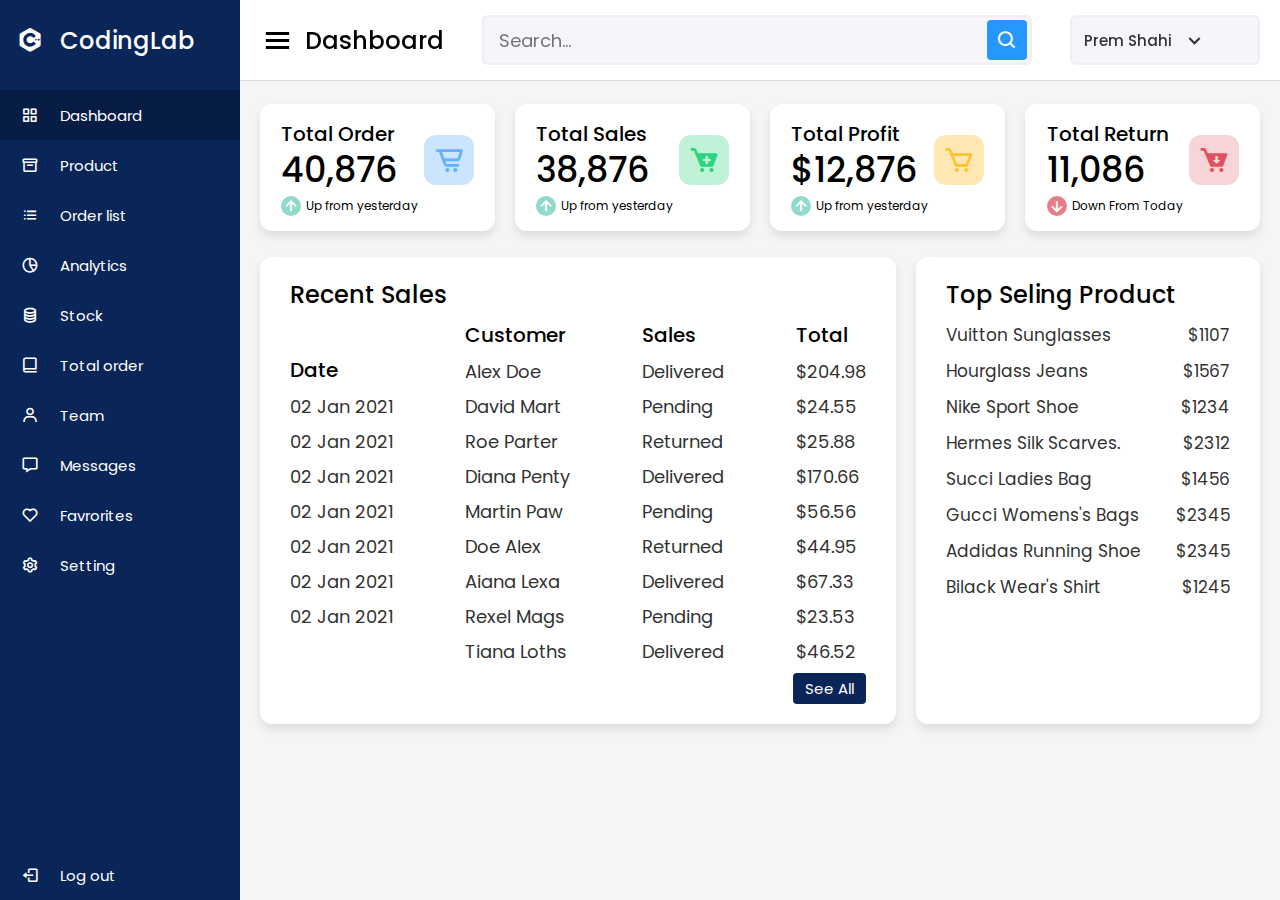
<file: dash_2.html>
<!DOCTYPE html>
<!-- Designined by CodingLab | www.youtube.com/codinglabyt -->
<html lang="en" dir="ltr">

<head>
    <meta charset="UTF-8">
    <!--<title> Responsiive Admin Dashboard | CodingLab </title>-->
    <link rel="stylesheet" href="dash_2.css">
    <!-- Boxicons CDN Link -->
    <link href='https://unpkg.com/boxicons@2.0.7/css/boxicons.min.css' rel='stylesheet'>
    <meta name="viewport" content="width=device-width, initial-scale=1.0">
</head>

<body>
    <div class="sidebar">
        <div class="logo-details">
            <i class='bx bxl-c-plus-plus'></i>
            <span class="logo_name">CodingLab</span>
        </div>
        <ul class="nav-links">
            <li>
                <a href="#" class="active">
                    <i class='bx bx-grid-alt'></i>
                    <span class="links_name">Dashboard</span>
                </a>
            </li>
            <li>
                <a href="#">
                    <i class='bx bx-box'></i>
                    <span class="links_name">Product</span>
                </a>
            </li>
            <li>
                <a href="#">
                    <i class='bx bx-list-ul'></i>
                    <span class="links_name">Order list</span>
                </a>
            </li>
            <li>
                <a href="#">
                    <i class='bx bx-pie-chart-alt-2'></i>
                    <span class="links_name">Analytics</span>
                </a>
            </li>
            <li>
                <a href="#">
                    <i class='bx bx-coin-stack'></i>
                    <span class="links_name">Stock</span>
                </a>
            </li>
            <li>
                <a href="#">
                    <i class='bx bx-book-alt'></i>
                    <span class="links_name">Total order</span>
                </a>
            </li>
            <li>
                <a href="#">
                    <i class='bx bx-user'></i>
                    <span class="links_name">Team</span>
                </a>
            </li>
            <li>
                <a href="#">
                    <i class='bx bx-message'></i>
                    <span class="links_name">Messages</span>
                </a>
            </li>
            <li>
                <a href="#">
                    <i class='bx bx-heart'></i>
                    <span class="links_name">Favrorites</span>
                </a>
            </li>
            <li>
                <a href="#">
                    <i class='bx bx-cog'></i>
                    <span class="links_name">Setting</span>
                </a>
            </li>
            <li class="log_out">
                <a href="#">
                    <i class='bx bx-log-out'></i>
                    <span class="links_name">Log out</span>
                </a>
            </li>
        </ul>
    </div>
    <section class="home-section">
        <nav>
            <div class="sidebar-button">
                <i class='bx bx-menu sidebarBtn'></i>
                <span class="dashboard">Dashboard</span>
            </div>
            <div class="search-box">
                <input type="text" placeholder="Search...">
                <i class='bx bx-search'></i>
            </div>
            <div class="profile-details">
                <!--<img src="images/profile.jpg" alt="">-->
                <span class="admin_name">Prem Shahi</span>
                <i class='bx bx-chevron-down'></i>
            </div>
        </nav>

        <div class="home-content">
            <div class="overview-boxes">
                <div class="box">
                    <div class="right-side">
                        <div class="box-topic">Total Order</div>
                        <div class="number">40,876</div>
                        <div class="indicator">
                            <i class='bx bx-up-arrow-alt'></i>
                            <span class="text">Up from yesterday</span>
                        </div>
                    </div>
                    <i class='bx bx-cart-alt cart'></i>
                </div>
                <div class="box">
                    <div class="right-side">
                        <div class="box-topic">Total Sales</div>
                        <div class="number">38,876</div>
                        <div class="indicator">
                            <i class='bx bx-up-arrow-alt'></i>
                            <span class="text">Up from yesterday</span>
                        </div>
                    </div>
                    <i class='bx bxs-cart-add cart two'></i>
                </div>
                <div class="box">
                    <div class="right-side">
                        <div class="box-topic">Total Profit</div>
                        <div class="number">$12,876</div>
                        <div class="indicator">
                            <i class='bx bx-up-arrow-alt'></i>
                            <span class="text">Up from yesterday</span>
                        </div>
                    </div>
                    <i class='bx bx-cart cart three'></i>
                </div>
                <div class="box">
                    <div class="right-side">
                        <div class="box-topic">Total Return</div>
                        <div class="number">11,086</div>
                        <div class="indicator">
                            <i class='bx bx-down-arrow-alt down'></i>
                            <span class="text">Down From Today</span>
                        </div>
                    </div>
                    <i class='bx bxs-cart-download cart four'></i>
                </div>
            </div>

            <div class="sales-boxes">
                <div class="recent-sales box">
                    <div class="title">Recent Sales</div>
                    <div class="sales-details">
                        <ul class="details">
                            <li class="topic">Date</li>
                            <li><a href="#">02 Jan 2021</a></li>
                            <li><a href="#">02 Jan 2021</a></li>
                            <li><a href="#">02 Jan 2021</a></li>
                            <li><a href="#">02 Jan 2021</a></li>
                            <li><a href="#">02 Jan 2021</a></li>
                            <li><a href="#">02 Jan 2021</a></li>
                            <li><a href="#">02 Jan 2021</a></li>
                        </ul>
                        <ul class="details">
                            <li class="topic">Customer</li>
                            <li><a href="#">Alex Doe</a></li>
                            <li><a href="#">David Mart</a></li>
                            <li><a href="#">Roe Parter</a></li>
                            <li><a href="#">Diana Penty</a></li>
                            <li><a href="#">Martin Paw</a></li>
                            <li><a href="#">Doe Alex</a></li>
                            <li><a href="#">Aiana Lexa</a></li>
                            <li><a href="#">Rexel Mags</a></li>
                            <li><a href="#">Tiana Loths</a></li>
                        </ul>
                        <ul class="details">
                            <li class="topic">Sales</li>
                            <li><a href="#">Delivered</a></li>
                            <li><a href="#">Pending</a></li>
                            <li><a href="#">Returned</a></li>
                            <li><a href="#">Delivered</a></li>
                            <li><a href="#">Pending</a></li>
                            <li><a href="#">Returned</a></li>
                            <li><a href="#">Delivered</a></li>
                            <li><a href="#">Pending</a></li>
                            <li><a href="#">Delivered</a></li>
                        </ul>
                        <ul class="details">
                            <li class="topic">Total</li>
                            <li><a href="#">$204.98</a></li>
                            <li><a href="#">$24.55</a></li>
                            <li><a href="#">$25.88</a></li>
                            <li><a href="#">$170.66</a></li>
                            <li><a href="#">$56.56</a></li>
                            <li><a href="#">$44.95</a></li>
                            <li><a href="#">$67.33</a></li>
                            <li><a href="#">$23.53</a></li>
                            <li><a href="#">$46.52</a></li>
                        </ul>
                    </div>
                    <div class="button">
                        <a href="#">See All</a>
                    </div>
                </div>
                <div class="top-sales box">
                    <div class="title">Top Seling Product</div>
                    <ul class="top-sales-details">
                        <li>
                            <a href="#">
                                <!--<img src="images/sunglasses.jpg" alt="">-->
                                <span class="product">Vuitton Sunglasses</span>
                            </a>
                            <span class="price">$1107</span>
                        </li>
                        <li>
                            <a href="#">
                                <!--<img src="images/jeans.jpg" alt="">-->
                                <span class="product">Hourglass Jeans </span>
                            </a>
                            <span class="price">$1567</span>
                        </li>
                        <li>
                            <a href="#">
                                <!-- <img src="images/nike.jpg" alt="">-->
                                <span class="product">Nike Sport Shoe</span>
                            </a>
                            <span class="price">$1234</span>
                        </li>
                        <li>
                            <a href="#">
                                <!--<img src="images/scarves.jpg" alt="">-->
                                <span class="product">Hermes Silk Scarves.</span>
                            </a>
                            <span class="price">$2312</span>
                        </li>
                        <li>
                            <a href="#">
                                <!--<img src="images/blueBag.jpg" alt="">-->
                                <span class="product">Succi Ladies Bag</span>
                            </a>
                            <span class="price">$1456</span>
                        </li>
                        <li>
                            <a href="#">
                                <!--<img src="images/bag.jpg" alt="">-->
                                <span class="product">Gucci Womens's Bags</span>
                            </a>
                            <span class="price">$2345</span>
                            <li>
                                <a href="#">
                                    <!--<img src="images/addidas.jpg" alt="">-->
                                    <span class="product">Addidas Running Shoe</span>
                                </a>
                                <span class="price">$2345</span>
                            </li>
                            <li>
                                <a href="#">
                                    <!--<img src="images/shirt.jpg" alt="">-->
                                    <span class="product">Bilack Wear's Shirt</span>
                                </a>
                                <span class="price">$1245</span>
                            </li>
                    </ul>
                </div>
            </div>
        </div>
    </section>

    <script>
        let sidebar = document.querySelector(".sidebar");
        let sidebarBtn = document.querySelector(".sidebarBtn");
        sidebarBtn.onclick = function() {
            sidebar.classList.toggle("active");
            if (sidebar.classList.contains("active")) {
                sidebarBtn.classList.replace("bx-menu", "bx-menu-alt-right");
            } else
                sidebarBtn.classList.replace("bx-menu-alt-right", "bx-menu");
        }
    </script>

</body>

</html>
</file>
<file: dash_2.css>
/* Googlefont Poppins CDN Link */

@import url('https://fonts.googleapis.com/css2?family=Poppins:wght@200;300;400;500;600;700&display=swap');
* {
    margin: 0;
    padding: 0;
    box-sizing: border-box;
    font-family: 'Poppins', sans-serif;
}

.sidebar {
    position: fixed;
    height: 100%;
    width: 240px;
    background: #0A2558;
    transition: all 0.5s ease;
}

.sidebar.active {
    width: 60px;
}

.sidebar .logo-details {
    height: 80px;
    display: flex;
    align-items: center;
}

.sidebar .logo-details i {
    font-size: 28px;
    font-weight: 500;
    color: #fff;
    min-width: 60px;
    text-align: center
}

.sidebar .logo-details .logo_name {
    color: #fff;
    font-size: 24px;
    font-weight: 500;
}

.sidebar .nav-links {
    margin-top: 10px;
}

.sidebar .nav-links li {
    position: relative;
    list-style: none;
    height: 50px;
}

.sidebar .nav-links li a {
    height: 100%;
    width: 100%;
    display: flex;
    align-items: center;
    text-decoration: none;
    transition: all 0.4s ease;
}

.sidebar .nav-links li a.active {
    background: #081D45;
}

.sidebar .nav-links li a:hover {
    background: #081D45;
}

.sidebar .nav-links li i {
    min-width: 60px;
    text-align: center;
    font-size: 18px;
    color: #fff;
}

.sidebar .nav-links li a .links_name {
    color: #fff;
    font-size: 15px;
    font-weight: 400;
    white-space: nowrap;
}

.sidebar .nav-links .log_out {
    position: absolute;
    bottom: 0;
    width: 100%;
}

.home-section {
    position: relative;
    background: #f5f5f5;
    min-height: 100vh;
    width: calc(100% - 240px);
    left: 240px;
    transition: all 0.5s ease;
}

.sidebar.active~.home-section {
    width: calc(100% - 60px);
    left: 60px;
}

.home-section nav {
    display: flex;
    justify-content: space-between;
    height: 80px;
    background: #fff;
    display: flex;
    align-items: center;
    position: fixed;
    width: calc(100% - 240px);
    left: 240px;
    z-index: 100;
    padding: 0 20px;
    box-shadow: 0 1px 1px rgba(0, 0, 0, 0.1);
    transition: all 0.5s ease;
}

.sidebar.active~.home-section nav {
    left: 60px;
    width: calc(100% - 60px);
}

.home-section nav .sidebar-button {
    display: flex;
    align-items: center;
    font-size: 24px;
    font-weight: 500;
}

nav .sidebar-button i {
    font-size: 35px;
    margin-right: 10px;
}

.home-section nav .search-box {
    position: relative;
    height: 50px;
    max-width: 550px;
    width: 100%;
    margin: 0 20px;
}

nav .search-box input {
    height: 100%;
    width: 100%;
    outline: none;
    background: #F5F6FA;
    border: 2px solid #EFEEF1;
    border-radius: 6px;
    font-size: 18px;
    padding: 0 15px;
}

nav .search-box .bx-search {
    position: absolute;
    height: 40px;
    width: 40px;
    background: #2697FF;
    right: 5px;
    top: 50%;
    transform: translateY(-50%);
    border-radius: 4px;
    line-height: 40px;
    text-align: center;
    color: #fff;
    font-size: 22px;
    transition: all 0.4 ease;
}

.home-section nav .profile-details {
    display: flex;
    align-items: center;
    background: #F5F6FA;
    border: 2px solid #EFEEF1;
    border-radius: 6px;
    height: 50px;
    min-width: 190px;
    padding: 0 15px 0 2px;
}

nav .profile-details img {
    height: 40px;
    width: 40px;
    border-radius: 6px;
    object-fit: cover;
}

nav .profile-details .admin_name {
    font-size: 15px;
    font-weight: 500;
    color: #333;
    margin: 0 10px;
    white-space: nowrap;
}

nav .profile-details i {
    font-size: 25px;
    color: #333;
}

.home-section .home-content {
    position: relative;
    padding-top: 104px;
}

.home-content .overview-boxes {
    display: flex;
    align-items: center;
    justify-content: space-between;
    flex-wrap: wrap;
    padding: 0 20px;
    margin-bottom: 26px;
}

.overview-boxes .box {
    display: flex;
    align-items: center;
    justify-content: center;
    width: calc(100% / 4 - 15px);
    background: #fff;
    padding: 15px 14px;
    border-radius: 12px;
    box-shadow: 0 5px 10px rgba(0, 0, 0, 0.1);
}

.overview-boxes .box-topic {
    font-size: 20px;
    font-weight: 500;
}

.home-content .box .number {
    display: inline-block;
    font-size: 35px;
    margin-top: -6px;
    font-weight: 500;
}

.home-content .box .indicator {
    display: flex;
    align-items: center;
}

.home-content .box .indicator i {
    height: 20px;
    width: 20px;
    background: #8FDACB;
    line-height: 20px;
    text-align: center;
    border-radius: 50%;
    color: #fff;
    font-size: 20px;
    margin-right: 5px;
}

.box .indicator i.down {
    background: #e87d88;
}

.home-content .box .indicator .text {
    font-size: 12px;
}

.home-content .box .cart {
    display: inline-block;
    font-size: 32px;
    height: 50px;
    width: 50px;
    background: #cce5ff;
    line-height: 50px;
    text-align: center;
    color: #66b0ff;
    border-radius: 12px;
    margin: -15px 0 0 6px;
}

.home-content .box .cart.two {
    color: #2BD47D;
    background: #C0F2D8;
}

.home-content .box .cart.three {
    color: #ffc233;
    background: #ffe8b3;
}

.home-content .box .cart.four {
    color: #e05260;
    background: #f7d4d7;
}

.home-content .total-order {
    font-size: 20px;
    font-weight: 500;
}

.home-content .sales-boxes {
    display: flex;
    justify-content: space-between;
    /* padding: 0 20px; */
}


/* left box */

.home-content .sales-boxes .recent-sales {
    width: 65%;
    background: #fff;
    padding: 20px 30px;
    margin: 0 20px;
    border-radius: 12px;
    box-shadow: 0 5px 10px rgba(0, 0, 0, 0.1);
}

.home-content .sales-boxes .sales-details {
    display: flex;
    align-items: center;
    justify-content: space-between;
}

.sales-boxes .box .title {
    font-size: 24px;
    font-weight: 500;
    /* margin-bottom: 10px; */
}

.sales-boxes .sales-details li.topic {
    font-size: 20px;
    font-weight: 500;
}

.sales-boxes .sales-details li {
    list-style: none;
    margin: 8px 0;
}

.sales-boxes .sales-details li a {
    font-size: 18px;
    color: #333;
    font-size: 400;
    text-decoration: none;
}

.sales-boxes .box .button {
    width: 100%;
    display: flex;
    justify-content: flex-end;
}

.sales-boxes .box .button a {
    color: #fff;
    background: #0A2558;
    padding: 4px 12px;
    font-size: 15px;
    font-weight: 400;
    border-radius: 4px;
    text-decoration: none;
    transition: all 0.3s ease;
}

.sales-boxes .box .button a:hover {
    background: #0d3073;
}


/* Right box */

.home-content .sales-boxes .top-sales {
    width: 35%;
    background: #fff;
    padding: 20px 30px;
    margin: 0 20px 0 0;
    border-radius: 12px;
    box-shadow: 0 5px 10px rgba(0, 0, 0, 0.1);
}

.sales-boxes .top-sales li {
    display: flex;
    align-items: center;
    justify-content: space-between;
    margin: 10px 0;
}

.sales-boxes .top-sales li a img {
    height: 40px;
    width: 40px;
    object-fit: cover;
    border-radius: 12px;
    margin-right: 10px;
    background: #333;
}

.sales-boxes .top-sales li a {
    display: flex;
    align-items: center;
    text-decoration: none;
}

.sales-boxes .top-sales li .product,
.price {
    font-size: 17px;
    font-weight: 400;
    color: #333;
}


/* Responsive Media Query */

@media (max-width: 1240px) {
    .sidebar {
        width: 60px;
    }
    .sidebar.active {
        width: 220px;
    }
    .home-section {
        width: calc(100% - 60px);
        left: 60px;
    }
    .sidebar.active~.home-section {
        /* width: calc(100% - 220px); */
        overflow: hidden;
        left: 220px;
    }
    .home-section nav {
        width: calc(100% - 60px);
        left: 60px;
    }
    .sidebar.active~.home-section nav {
        width: calc(100% - 220px);
        left: 220px;
    }
}

@media (max-width: 1150px) {
    .home-content .sales-boxes {
        flex-direction: column;
    }
    .home-content .sales-boxes .box {
        width: 100%;
        overflow-x: scroll;
        margin-bottom: 30px;
    }
    .home-content .sales-boxes .top-sales {
        margin: 0;
    }
}

@media (max-width: 1000px) {
    .overview-boxes .box {
        width: calc(100% / 2 - 15px);
        margin-bottom: 15px;
    }
}

@media (max-width: 700px) {
    nav .sidebar-button .dashboard,
    nav .profile-details .admin_name,
    nav .profile-details i {
        display: none;
    }
    .home-section nav .profile-details {
        height: 50px;
        min-width: 40px;
    }
    .home-content .sales-boxes .sales-details {
        width: 560px;
    }
}

@media (max-width: 550px) {
    .overview-boxes .box {
        width: 100%;
        margin-bottom: 15px;
    }
    .sidebar.active~.home-section nav .profile-details {
        display: none;
    }
}
</file>
